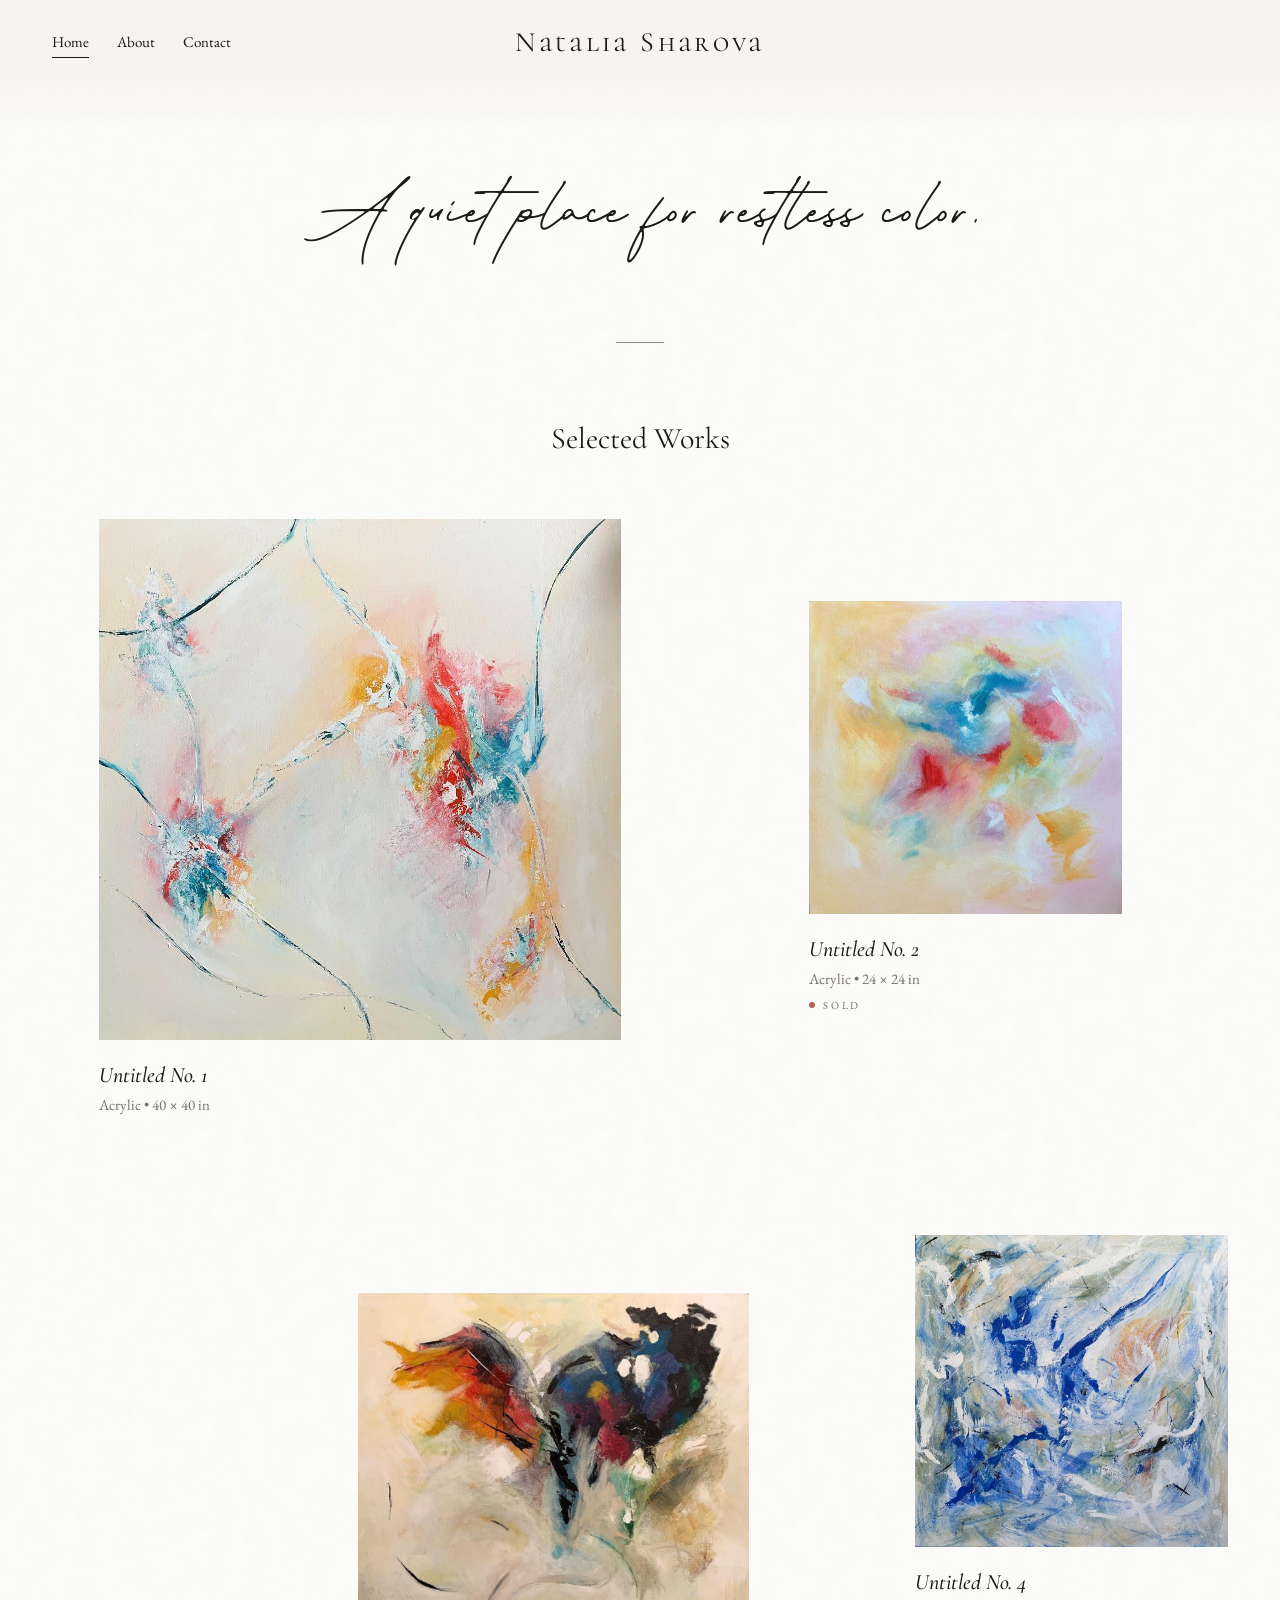
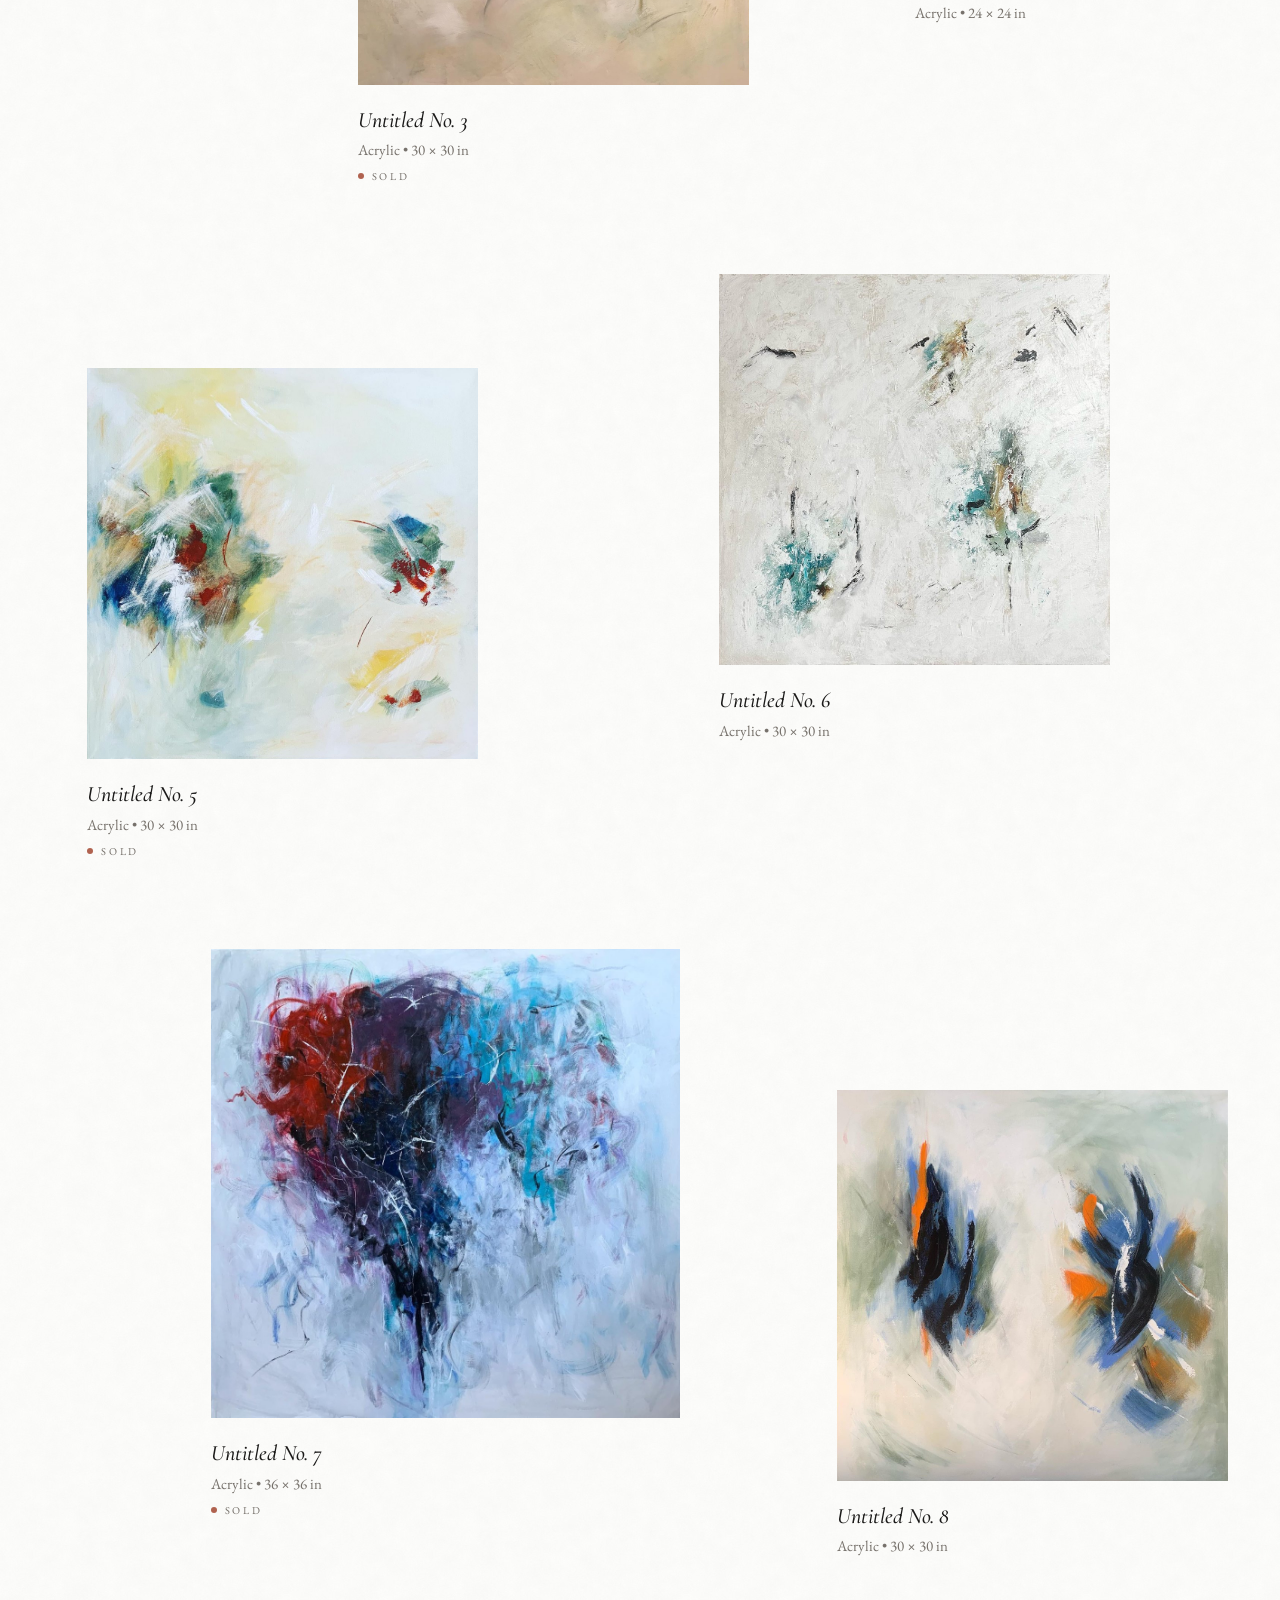
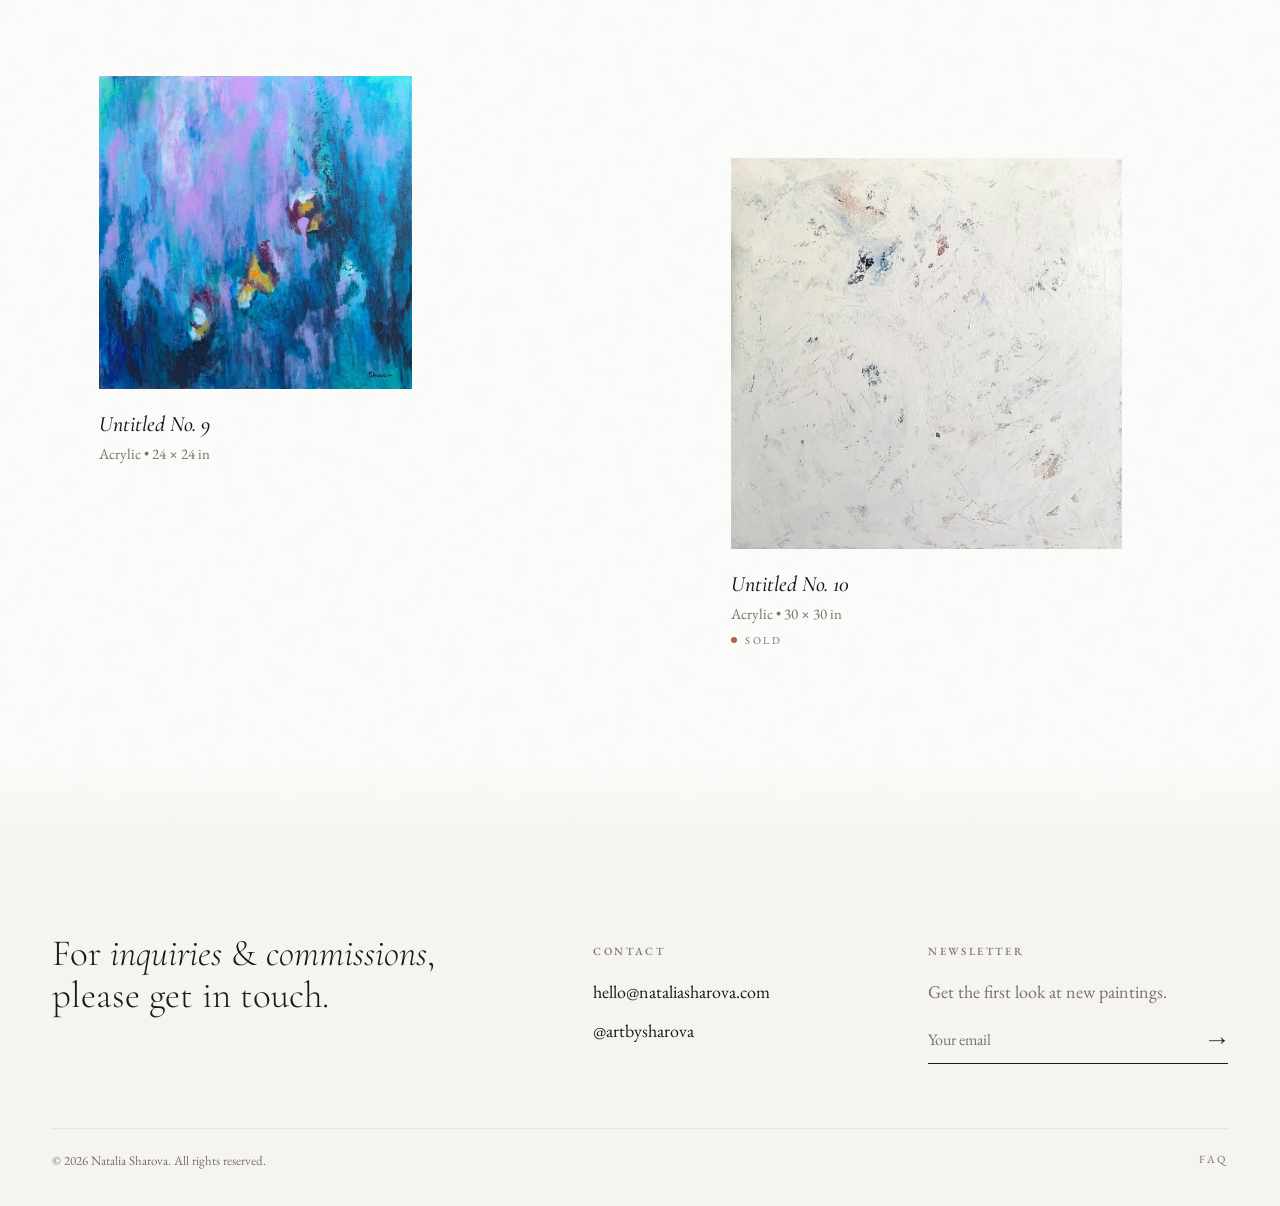
<file: index.html>
<!doctype html>
<html lang="en">
<head>
  <meta charset="utf-8">
  <meta name="viewport" content="width=device-width, initial-scale=1">
  <title>Natalia Sharova | Fine Artist</title>
  <meta name="description" content="Original paintings and fine art prints by Natalia Sharova.">
  <link rel="preconnect" href="https://fonts.googleapis.com">
  <link rel="preconnect" href="https://fonts.gstatic.com" crossorigin>
  <link href="https://fonts.googleapis.com/css2?family=Cormorant+Garamond:ital,wght@0,300;0,400;0,500;1,400&family=EB+Garamond:wght@400;500&family=Cormorant+Unicase:wght@400&display=swap" rel="stylesheet">
  <link rel="stylesheet" href="styles.css?v=20261119155146">
</head>
<body>

  <!-- HEADER -->
  <header class="site-header">
    <div class="wrap header-inner">
      <nav class="nav">
        <a href="index.html" aria-current="page">Home</a>
        <a href="about.html">About</a>
        <a href="#contact">Contact</a>
      </nav>
      <a class="logo" href="index.html">Natalia Sharova</a>
      <div class="header-right"></div>
    </div>
  </header>

  <main>
    <!-- WELCOME -->
    <section class="welcome wrap reveal">
      <h1 class="tagline writing"><span class="seg s1" data-text="A quiet place">A quiet place</span> <br class="phone-break"><span class="seg s2" data-text="for restless color.">for restless color.</span></h1>
    </section>

    <div class="divider"></div>

    <!-- SHOP -->
    <section class="shop wrap" id="shop">
      <h2 class="section-title reveal">Selected Works</h2>
      <div class="filters">
        <button class="active" data-filter="original">Originals</button>
        <button data-filter="print">Prints</button>
      </div>
      <div class="grid" id="grid"></div>
    </section>
  </main>

  <!-- FOOTER / CONTACT -->
  <footer class="site-footer" id="contact">
    <div class="wrap reveal">
      <div class="foot-grid">
        <h2 class="foot-lead"><span class="nowrap">For <em>inquiries</em> &amp; <em>commissions</em>,</span><br> please get in touch.</h2>
        <div class="foot-col">
          <h3>Contact</h3>
          <ul>
            <li><a href="mailto:hello@nataliasharova.com">hello@nataliasharova.com</a></li>
            <li><a href="https://www.instagram.com/artbysharova" target="_blank" rel="noopener">@artbysharova</a></li>
          </ul>
        </div>
        <div class="foot-col">
          <h3>Newsletter</h3>
          <p class="foot-note">Get the first look at new paintings.</p>
          <form class="signup" onsubmit="event.preventDefault(); this.innerHTML='<p class=&quot;foot-note&quot;>Thank you. You&rsquo;re on the list.</p>';">
            <input type="email" placeholder="Your email" required aria-label="Email address">
            <button type="submit" aria-label="Sign up">→</button>
          </form>
        </div>
      </div>
      <div class="foot-base">
        <p>© 2026 Natalia Sharova. All rights reserved.</p>
        <a href="faq.html">FAQ</a>
      </div>
    </div>
  </footer>

  <!-- DETAIL VIEW (filled in automatically when a painting is clicked) -->
  <div class="detail" id="detail" role="dialog" aria-modal="true">
    <button class="detail-close">Close</button>
    <div class="detail-inner"></div>
  </div>

  <script src="reveal.js?v=20261119155146"></script>
  <script src="artworks.js?v=20261119155146"></script>
  <script src="shop.js?v=20261119155146"></script>
</body>
</html>
</file>
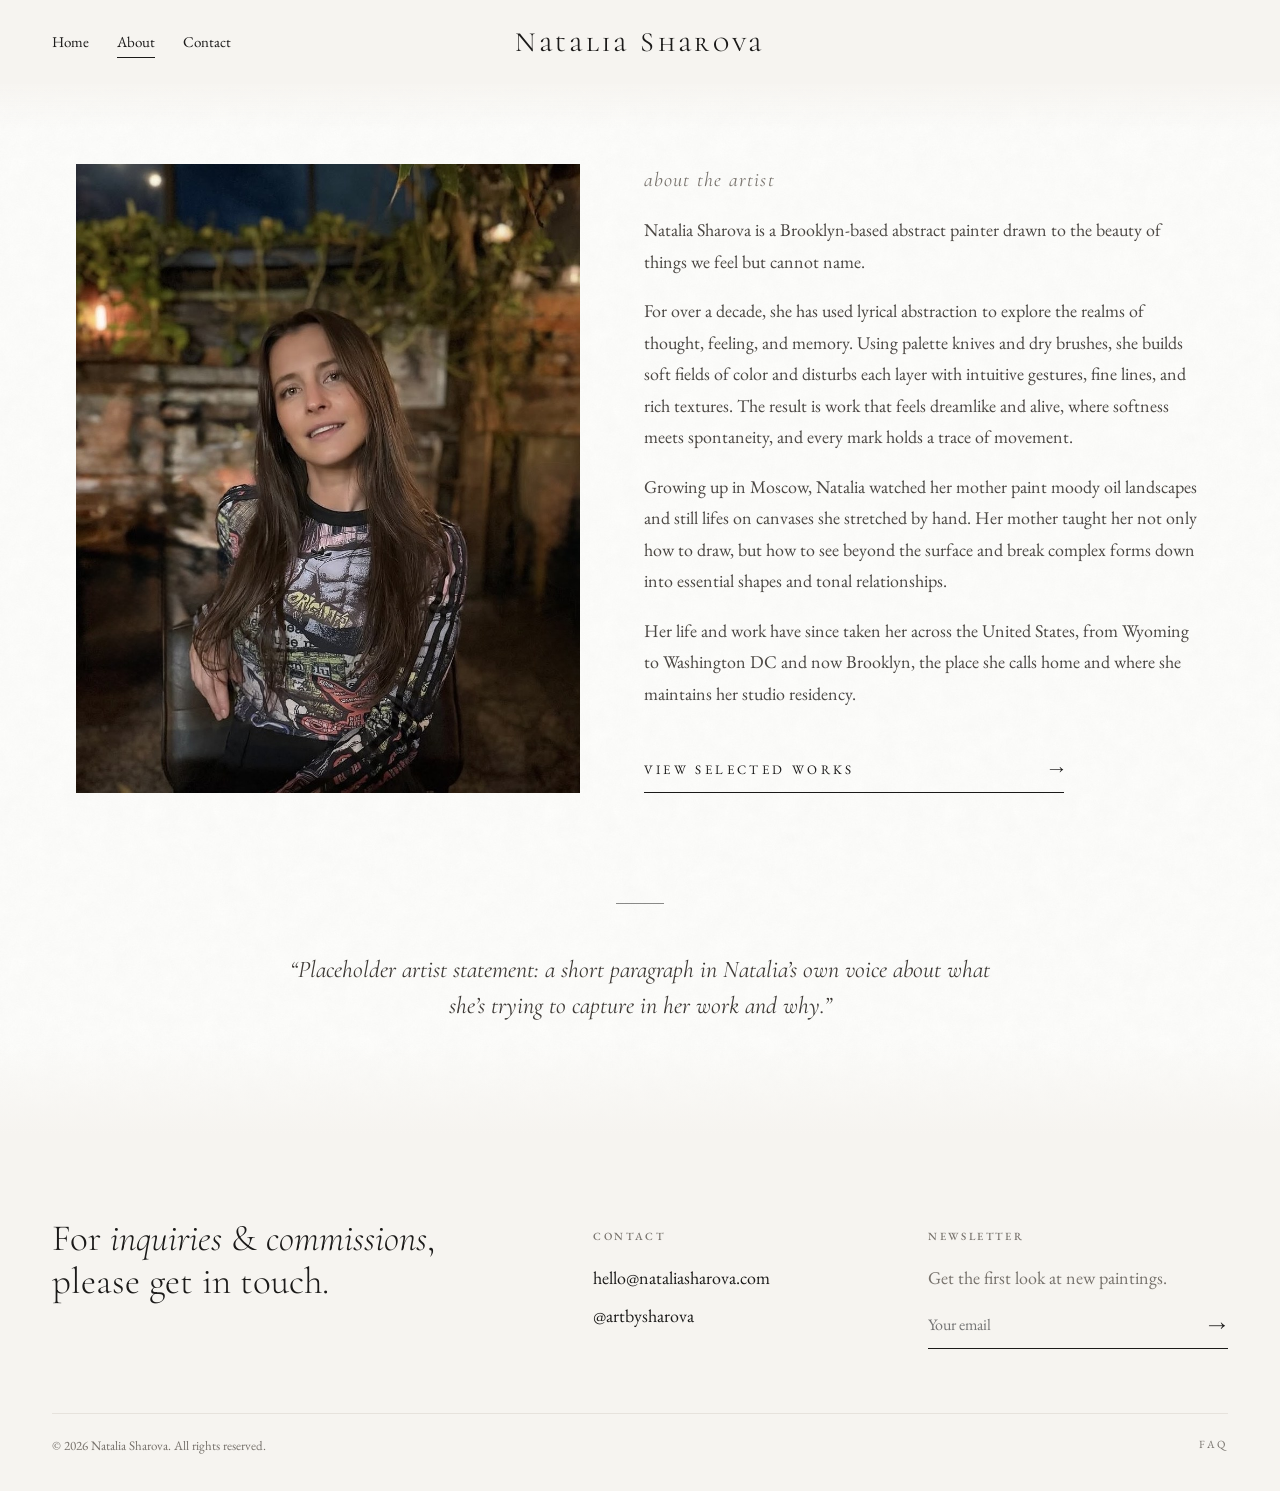
<file: about.html>
<!doctype html>
<html lang="en">
<head>
  <meta charset="utf-8">
  <meta name="viewport" content="width=device-width, initial-scale=1">
  <title>About | Natalia Sharova</title>
  <meta name="description" content="About the artist Natalia Sharova.">
  <link rel="preconnect" href="https://fonts.googleapis.com">
  <link rel="preconnect" href="https://fonts.gstatic.com" crossorigin>
  <link href="https://fonts.googleapis.com/css2?family=Cormorant+Garamond:ital,wght@0,300;0,400;0,500;1,400&family=EB+Garamond:wght@400;500&family=Cormorant+Unicase:wght@400&display=swap" rel="stylesheet">
  <link rel="stylesheet" href="styles.css?v=20261119155146">
</head>
<body>

  <header class="site-header">
    <div class="wrap header-inner">
      <nav class="nav">
        <a href="index.html">Home</a>
        <a href="about.html" aria-current="page">About</a>
        <a href="#contact">Contact</a>
      </nav>
      <a class="logo" href="index.html">Natalia Sharova</a>
      <div class="header-right"></div>
    </div>
  </header>

  <main class="wrap">
    <section class="about">
      <img class="reveal" src="images/portrait-natalia-final.jpg" alt="Portrait of Natalia Sharova">
      <div class="reveal about-bio" style="transition-delay:.15s">
        <div class="eyebrow">about the artist</div>
        <h1 class="visually-hidden">About Natalia Sharova</h1>
        <p>Natalia Sharova is a Brooklyn-based abstract painter drawn to the beauty of things we feel but cannot name.</p>
        <p>For over a decade, she has used lyrical abstraction to explore the realms of thought, feeling, and memory. Using palette knives and dry brushes, she builds soft fields of color and disturbs each layer with intuitive gestures, fine lines, and rich textures. The result is work that feels dreamlike and alive, where softness meets spontaneity, and every mark holds a trace of movement.</p>
        <p>Growing up in Moscow, Natalia watched her mother paint moody oil landscapes and still lifes on canvases she stretched by hand. Her mother taught her not only how to draw, but how to see beyond the surface and break complex forms down into essential shapes and tonal relationships.</p>
        <p>Her life and work have since taken her across the United States, from Wyoming to Washington DC and now Brooklyn, the place she calls home and where she maintains her studio residency.</p>
        <a class="ruled about-link" href="index.html#shop"><span class="label">View selected works</span><span class="arrow" aria-hidden="true">→</span></a>
      </div>
    </section>

    <section class="statement reveal">
      <div class="divider" style="margin-bottom:48px"></div>
      <p>“Placeholder artist statement: a short paragraph in Natalia’s own voice about what she’s trying to capture in her work and why.”</p>
    </section>
  </main>

  <footer class="site-footer" id="contact">
    <div class="wrap reveal">
      <div class="foot-grid">
        <h2 class="foot-lead"><span class="nowrap">For <em>inquiries</em> &amp; <em>commissions</em>,</span><br> please get in touch.</h2>
        <div class="foot-col">
          <h3>Contact</h3>
          <ul>
            <li><a href="mailto:hello@nataliasharova.com">hello@nataliasharova.com</a></li>
            <li><a href="https://www.instagram.com/artbysharova" target="_blank" rel="noopener">@artbysharova</a></li>
          </ul>
        </div>
        <div class="foot-col">
          <h3>Newsletter</h3>
          <p class="foot-note">Get the first look at new paintings.</p>
          <form class="signup" onsubmit="event.preventDefault(); this.innerHTML='<p class=&quot;foot-note&quot;>Thank you. You&rsquo;re on the list.</p>';">
            <input type="email" placeholder="Your email" required aria-label="Email address">
            <button type="submit" aria-label="Sign up">→</button>
          </form>
        </div>
      </div>
      <div class="foot-base">
        <p>© 2026 Natalia Sharova. All rights reserved.</p>
        <a href="faq.html">FAQ</a>
      </div>
    </div>
  </footer>

  <script>
    // Make the portrait exactly as tall as the bio next to it (re-measured whenever the bio's size changes).
    (function () {
      const bio = document.querySelector(".about-bio"), sec = document.querySelector(".about");
      if (!bio) return;
      const fit = () => sec.style.setProperty("--bio-h", bio.offsetHeight + "px");
      fit();                                    // right away
      addEventListener("load", fit);            // after fonts and images settle
      addEventListener("resize", fit);
      if (document.fonts) document.fonts.ready.then(fit);
      if ("ResizeObserver" in window) new ResizeObserver(fit).observe(bio);
    })();
  </script>
  <script src="reveal.js?v=20261119155146"></script>
</body>
</html>
</file>
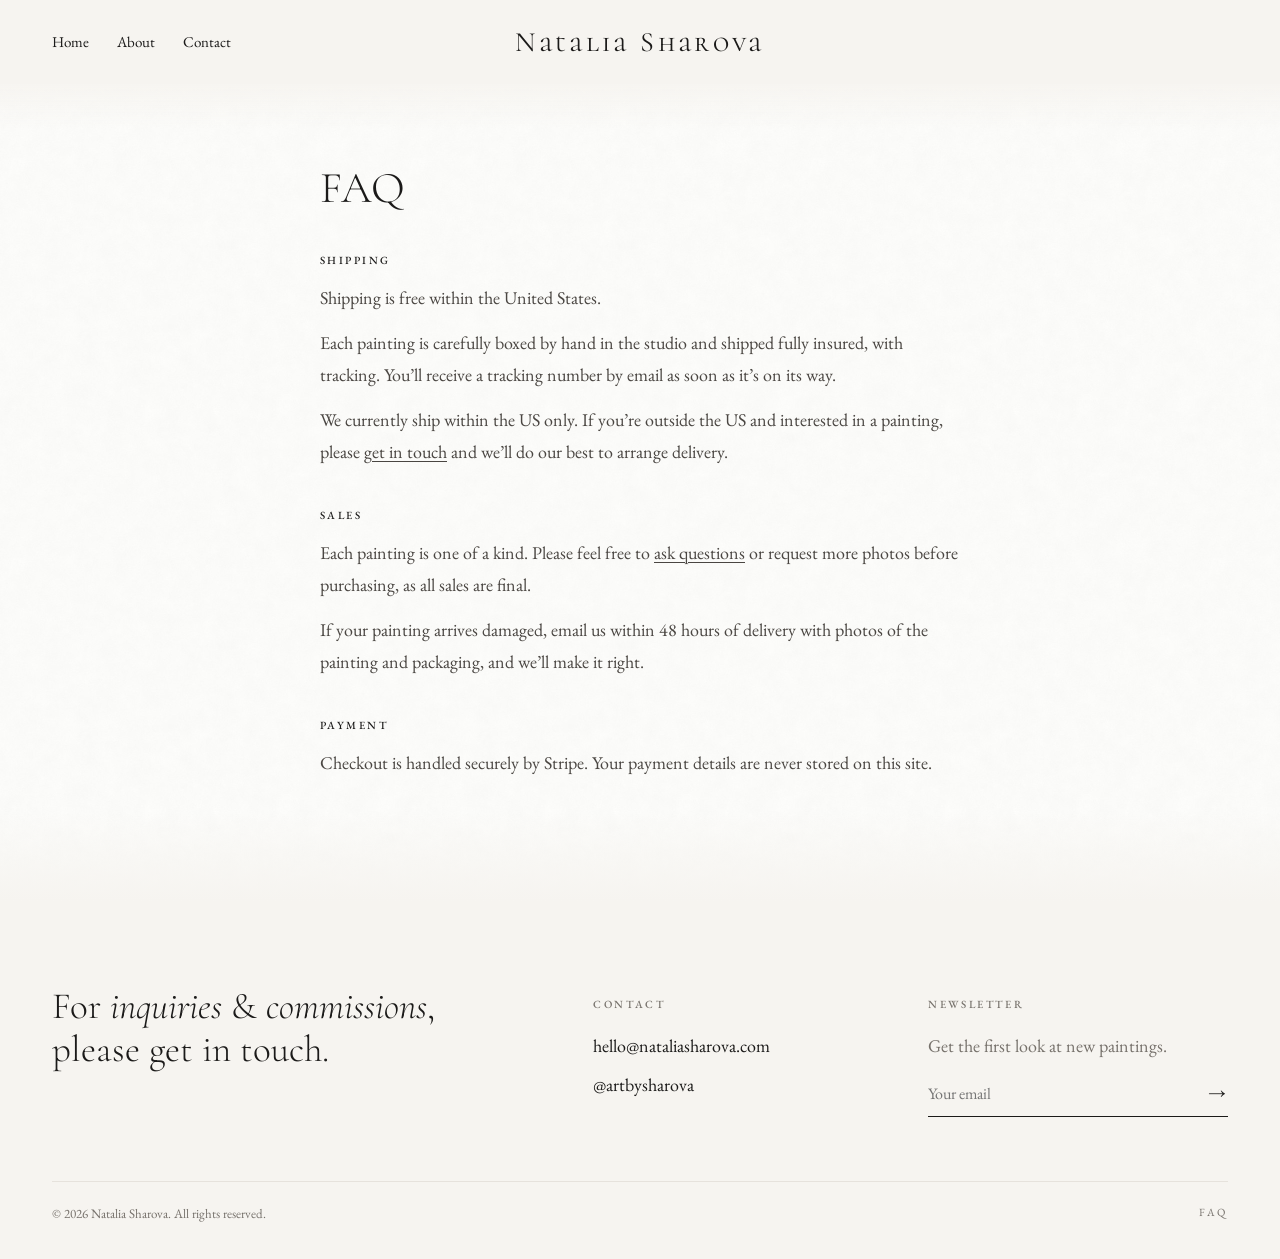
<file: faq.html>
<!doctype html>
<html lang="en">
<head>
  <meta charset="utf-8">
  <meta name="viewport" content="width=device-width, initial-scale=1">
  <title>FAQ | Natalia Sharova</title>
  <meta name="description" content="Frequently asked questions about original paintings by Natalia Sharova.">
  <link rel="preconnect" href="https://fonts.googleapis.com">
  <link rel="preconnect" href="https://fonts.gstatic.com" crossorigin>
  <link href="https://fonts.googleapis.com/css2?family=Cormorant+Garamond:ital,wght@0,300;0,400;0,500;1,400&family=EB+Garamond:wght@400;500&family=Cormorant+Unicase:wght@400&display=swap" rel="stylesheet">
  <link rel="stylesheet" href="styles.css?v=20261119155146">
</head>
<body>

  <header class="site-header">
    <div class="wrap header-inner">
      <nav class="nav">
        <a href="index.html">Home</a>
        <a href="about.html">About</a>
        <a href="#contact">Contact</a>
      </nav>
      <a class="logo" href="index.html">Natalia Sharova</a>
      <div class="header-right"></div>
    </div>
  </header>

  <main class="wrap">
    <section class="policy reveal">
      <h1>FAQ</h1>

      <h2>Shipping</h2>
      <p>Shipping is free within the United States.</p>
      <p>Each painting is carefully boxed by hand in the studio and shipped fully insured, with tracking. You’ll receive a tracking number by email as soon as it’s on its way.</p>
      <p>We currently ship within the US only. If you’re outside the US and interested in a painting, please <a href="#contact">get in touch</a> and we’ll do our best to arrange delivery.</p>

      <h2>Sales</h2>
      <p>Each painting is one of a kind. Please feel free to <a href="#contact">ask questions</a> or request more photos before purchasing, as all sales are final.</p>
      <p>If your painting arrives damaged, email us within 48 hours of delivery with photos of the painting and packaging, and we’ll make it right.</p>

      <h2>Payment</h2>
      <p>Checkout is handled securely by Stripe. Your payment details are never stored on this site.</p>
    </section>
  </main>

  <footer class="site-footer" id="contact">
    <div class="wrap reveal">
      <div class="foot-grid">
        <h2 class="foot-lead"><span class="nowrap">For <em>inquiries</em> &amp; <em>commissions</em>,</span><br> please get in touch.</h2>
        <div class="foot-col">
          <h3>Contact</h3>
          <ul>
            <li><a href="mailto:hello@nataliasharova.com">hello@nataliasharova.com</a></li>
            <li><a href="https://www.instagram.com/artbysharova" target="_blank" rel="noopener">@artbysharova</a></li>
          </ul>
        </div>
        <div class="foot-col">
          <h3>Newsletter</h3>
          <p class="foot-note">Get the first look at new paintings.</p>
          <form class="signup" onsubmit="event.preventDefault(); this.innerHTML='<p class=&quot;foot-note&quot;>Thank you. You&rsquo;re on the list.</p>';">
            <input type="email" placeholder="Your email" required aria-label="Email address">
            <button type="submit" aria-label="Sign up">→</button>
          </form>
        </div>
      </div>
      <div class="foot-base">
        <p>© 2026 Natalia Sharova. All rights reserved.</p>
        <a href="faq.html">FAQ</a>
      </div>
    </div>
  </footer>

  <script src="reveal.js?v=20261119155146"></script>
</body>
</html>
</file>
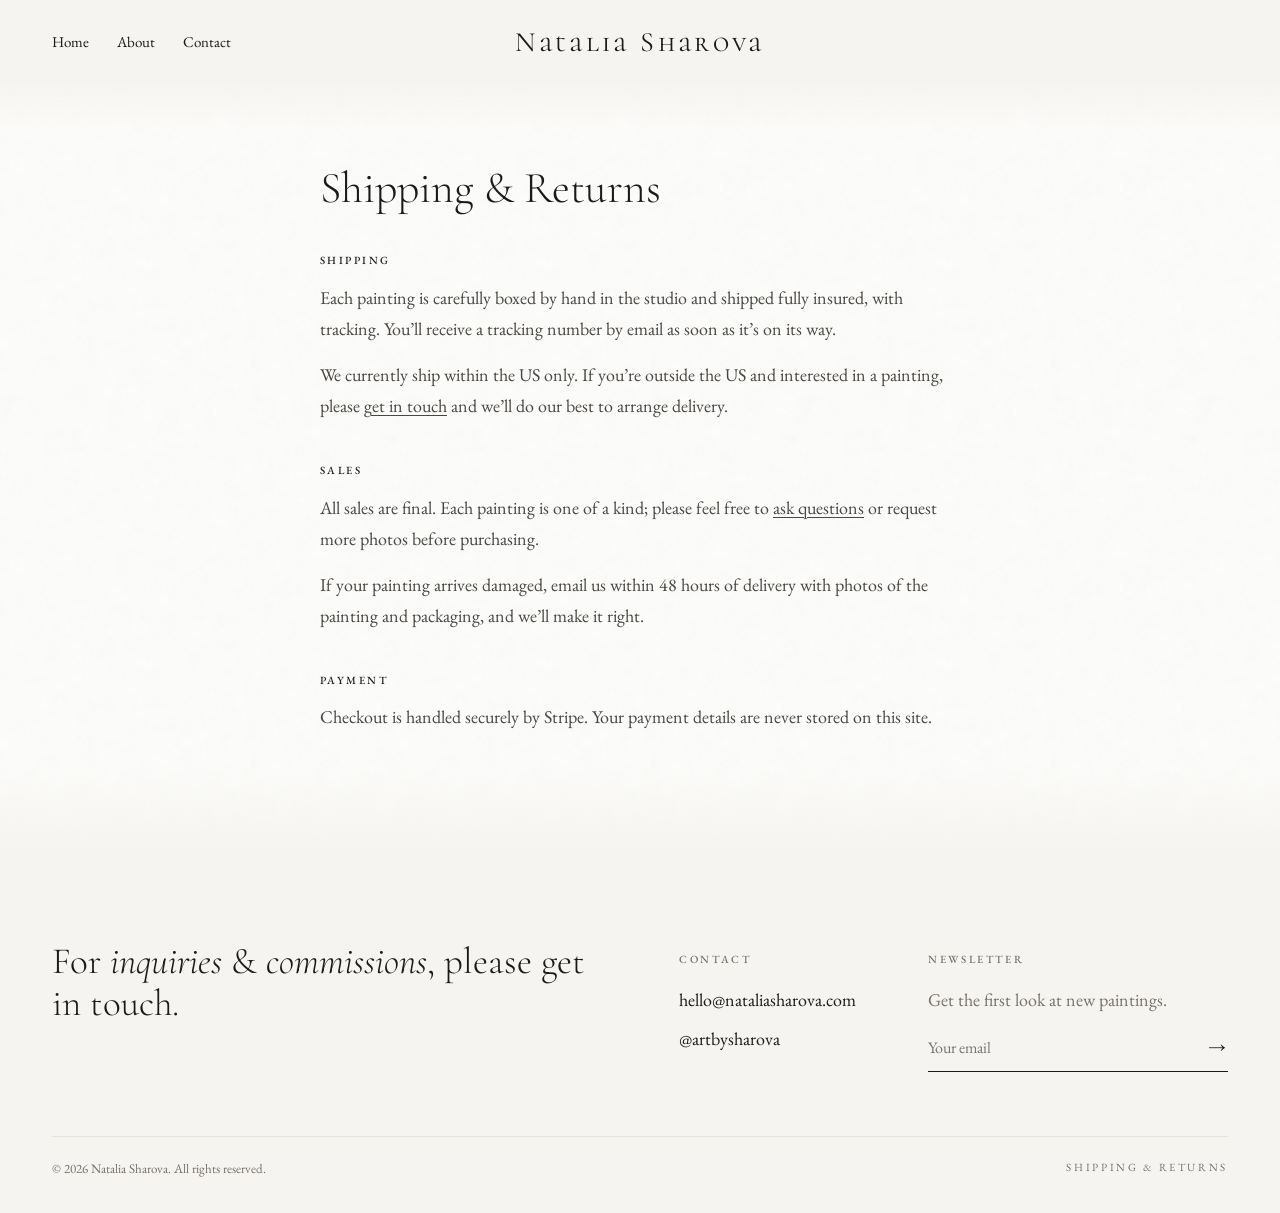
<file: shipping.html>
<!doctype html>
<html lang="en">
<head>
  <meta charset="utf-8">
  <meta name="viewport" content="width=device-width, initial-scale=1">
  <title>Shipping & Returns | Natalia Sharova</title>
  <meta name="description" content="Shipping and returns for original paintings by Natalia Sharova.">
  <link rel="preconnect" href="https://fonts.googleapis.com">
  <link rel="preconnect" href="https://fonts.gstatic.com" crossorigin>
  <link href="https://fonts.googleapis.com/css2?family=Cormorant+Garamond:ital,wght@0,300;0,400;0,500;1,400&family=EB+Garamond:wght@400;500&family=Cormorant+Unicase:wght@400&display=swap" rel="stylesheet">
  <link rel="stylesheet" href="styles.css?v=20261117172336">
</head>
<body>

  <header class="site-header">
    <div class="wrap header-inner">
      <nav class="nav">
        <a href="index.html">Home</a>
        <a href="about.html">About</a>
        <a href="#contact">Contact</a>
      </nav>
      <a class="logo" href="index.html">Natalia Sharova</a>
      <div class="header-right"></div>
    </div>
  </header>

  <main class="wrap">
    <section class="policy reveal">
      <h1>Shipping &amp; Returns</h1>

      <h2>Shipping</h2>
      <p>Each painting is carefully boxed by hand in the studio and shipped fully insured, with tracking. You’ll receive a tracking number by email as soon as it’s on its way.</p>
      <p>We currently ship within the US only. If you’re outside the US and interested in a painting, please <a href="#contact">get in touch</a> and we’ll do our best to arrange delivery.</p>

      <h2>Sales</h2>
      <p>All sales are final. Each painting is one of a kind; please feel free to <a href="#contact">ask questions</a> or request more photos before purchasing.</p>
      <p>If your painting arrives damaged, email us within 48 hours of delivery with photos of the painting and packaging, and we’ll make it right.</p>

      <h2>Payment</h2>
      <p>Checkout is handled securely by Stripe. Your payment details are never stored on this site.</p>
    </section>
  </main>

  <footer class="site-footer" id="contact">
    <div class="wrap reveal">
      <div class="foot-grid">
        <h2 class="foot-lead">For <em>inquiries</em> &amp; <em>commissions</em>, please get in touch.</h2>
        <div class="foot-col">
          <h3>Contact</h3>
          <ul>
            <li><a href="mailto:hello@nataliasharova.com">hello@nataliasharova.com</a></li>
            <li><a href="https://www.instagram.com/artbysharova" target="_blank" rel="noopener">@artbysharova</a></li>
          </ul>
        </div>
        <div class="foot-col">
          <h3>Newsletter</h3>
          <p class="foot-note">Get the first look at new paintings.</p>
          <form class="signup" onsubmit="event.preventDefault(); this.innerHTML='<p class=&quot;foot-note&quot;>Thank you. You&rsquo;re on the list.</p>';">
            <input type="email" placeholder="Your email" required aria-label="Email address">
            <button type="submit" aria-label="Sign up">→</button>
          </form>
        </div>
      </div>
      <div class="foot-base">
        <p>© 2026 Natalia Sharova. All rights reserved.</p>
        <a href="shipping.html">Shipping &amp; Returns</a>
      </div>
    </div>
  </footer>

  <script src="reveal.js?v=20261117172336"></script>
</body>
</html>
</file>
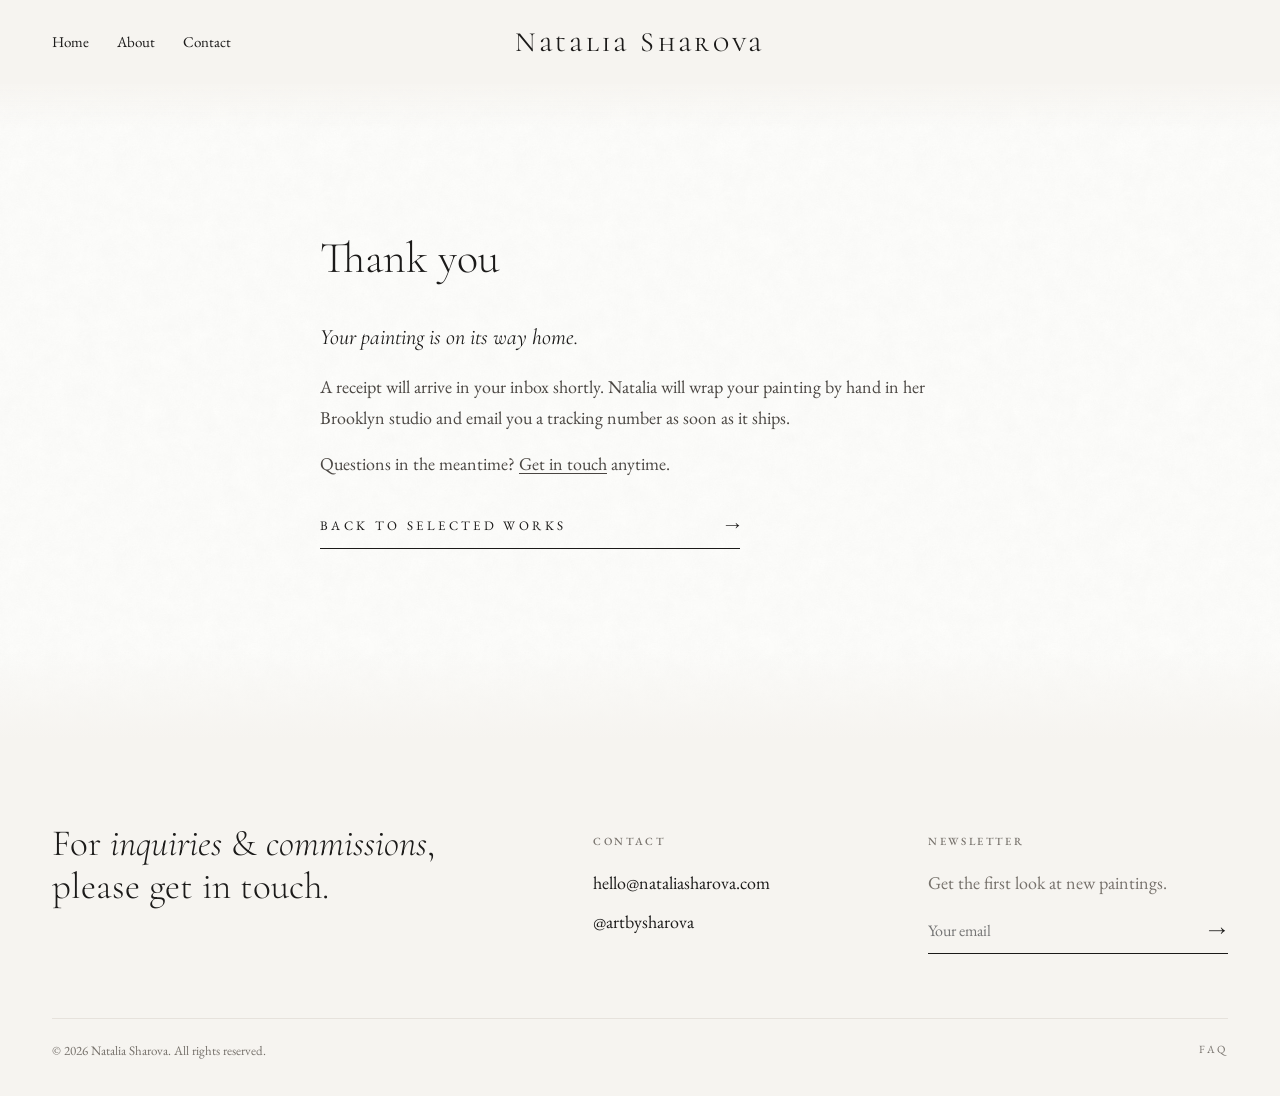
<file: thank-you.html>
<!doctype html>
<html lang="en">
<head>
  <meta charset="utf-8">
  <meta name="viewport" content="width=device-width, initial-scale=1">
  <title>Thank You | Natalia Sharova</title>
  <meta name="robots" content="noindex">
  <meta name="description" content="Thank you for your purchase.">
  <link rel="preconnect" href="https://fonts.googleapis.com">
  <link rel="preconnect" href="https://fonts.gstatic.com" crossorigin>
  <link href="https://fonts.googleapis.com/css2?family=Cormorant+Garamond:ital,wght@0,300;0,400;0,500;1,400&family=EB+Garamond:wght@400;500&family=Cormorant+Unicase:wght@400&display=swap" rel="stylesheet">
  <link rel="stylesheet" href="styles.css?v=20261119155146">
</head>
<body>

  <header class="site-header">
    <div class="wrap header-inner">
      <nav class="nav">
        <a href="index.html">Home</a>
        <a href="about.html">About</a>
        <a href="#contact">Contact</a>
      </nav>
      <a class="logo" href="index.html">Natalia Sharova</a>
      <div class="header-right"></div>
    </div>
  </header>

  <main class="wrap">
    <section class="policy thanks reveal">
      <h1>Thank you</h1>
      <p class="lead-in">Your painting is on its way home.</p>
      <p>A receipt will arrive in your inbox shortly. Natalia will wrap your painting by hand in her Brooklyn studio and email you a tracking number as soon as it ships.</p>
      <p>Questions in the meantime? <a href="#contact">Get in touch</a> anytime.</p>
      <a class="ruled policy-link" href="index.html#shop"><span class="label">Back to selected works</span><span class="arrow" aria-hidden="true">→</span></a>
    </section>
  </main>

  <footer class="site-footer" id="contact">
    <div class="wrap reveal">
      <div class="foot-grid">
        <h2 class="foot-lead"><span class="nowrap">For <em>inquiries</em> &amp; <em>commissions</em>,</span><br> please get in touch.</h2>
        <div class="foot-col">
          <h3>Contact</h3>
          <ul>
            <li><a href="mailto:hello@nataliasharova.com">hello@nataliasharova.com</a></li>
            <li><a href="https://www.instagram.com/artbysharova" target="_blank" rel="noopener">@artbysharova</a></li>
          </ul>
        </div>
        <div class="foot-col">
          <h3>Newsletter</h3>
          <p class="foot-note">Get the first look at new paintings.</p>
          <form class="signup" onsubmit="event.preventDefault(); this.innerHTML='<p class=&quot;foot-note&quot;>Thank you. You&rsquo;re on the list.</p>';">
            <input type="email" placeholder="Your email" required aria-label="Email address">
            <button type="submit" aria-label="Sign up">→</button>
          </form>
        </div>
      </div>
      <div class="foot-base">
        <p>© 2026 Natalia Sharova. All rights reserved.</p>
        <a href="faq.html">FAQ</a>
      </div>
    </div>
  </footer>

  <script src="reveal.js?v=20261119155146"></script>
</body>
</html>
</file>
<file: styles.css>
/* ---------- Colors & fonts (change these to restyle the whole site) ---------- */
:root {
  --paper: #ffffff;
  --ink: #1b1a19;
  --muted: #76716b;
  --line: #e6e2dc;
  --soft: #f6f4f0;
  --display: "Cormorant Garamond", Georgia, serif;
  --body: "EB Garamond", Georgia, serif;
}

* { box-sizing: border-box; margin: 0; padding: 0; }
html { scroll-behavior: smooth; }
body {
  /* very subtle stone/paper texture over the white (images/paper-texture.jpg; 800px tile shown at 400px for sharpness) */
  background: var(--paper) url("images/paper-texture.jpg?v=3") repeat;
  background-size: 400px 400px;
  color: var(--ink);
  font-family: var(--body);
  font-size: 18px;
  line-height: 1.6;
  -webkit-font-smoothing: antialiased;
}
img { display: block; max-width: 100%; }
a { color: inherit; text-decoration: none; }
button { font: inherit; color: inherit; background: none; border: 0; cursor: pointer; }

.wrap { max-width: 1240px; margin: 0 auto; padding: 0 clamp(16px, calc(4vw - 8px), 32px); }   /* side margins narrow gradually */

/* ---------- Fade-in on scroll ---------- */
.js-reveal .reveal { opacity: 0; transform: translateY(24px); transition: opacity 1s ease, transform 1s ease; }
.js-reveal .reveal.is-visible { opacity: 1; transform: none; }
@media (prefers-reduced-motion: reduce) { .js-reveal .reveal { transform: none; } }

/* ---------- Tagline font (Paragraph, a handwritten script; file in /fonts) ---------- */
@font-face { font-family: "Paragraph"; src: url("fonts/Paragraph.otf") format("opentype"); font-display: swap; }

/* ---------- Header ---------- */
.site-header {
  position: sticky; top: 0; z-index: 20;
  background: rgba(246,244,240,.94); /* same as footer (--soft), slightly see-through */
  backdrop-filter: blur(6px);
}
/* soft fade from the header color into the white page below it */
.site-header::after {
  content: ""; position: absolute; left: 0; right: 0; top: 100%; height: 44px;
  background: linear-gradient(to bottom, rgba(246,244,240,.94), rgba(246,244,240,0));
  pointer-events: none;
}
.header-inner {
  display: grid; grid-template-columns: 1fr auto 1fr; align-items: center;
  height: 84px;
}
.nav { display: flex; gap: 28px; font-size: 15px; }
.nav a { position: relative; padding: 4px 0; }
.nav a::after {
  content: ""; position: absolute; left: 0; right: 0; bottom: 0; height: 1px;
  background: var(--ink); transform: scaleX(0); transition: transform .3s;
}
.nav a:hover::after, .nav a[aria-current="page"]::after { transform: scaleX(1); }
.logo {
  font-family: "Cormorant Unicase", var(--display); font-weight: 400; font-size: 28px;
  letter-spacing: .12em; text-align: center;
}
.header-right { display: flex; justify-content: flex-end; gap: 18px; }
.icon { width: 18px; height: 18px; }

/* ---------- Welcome ---------- */
.welcome { text-align: center; padding-top: 88px; padding-bottom: 72px; }
.eyebrow {
  font-family: var(--display); font-style: italic; font-size: 20px;
  color: var(--muted); letter-spacing: .06em;
}
.welcome h1 {
  font-family: var(--display); font-weight: 300; font-size: clamp(34px, 5vw, 56px);
  line-height: 1.15; margin: 0 auto 18px; max-width: 18ch;
}
/* handwritten tagline: one line on computers, breaks after "place" on phones */
.welcome h1.tagline {
  font-family: "Paragraph", var(--display); font-weight: 400;
  font-size: clamp(75px, calc(6.96vw + 47.8px), 130px);   /* scales smoothly: 130px desktop → ~105px tablet → 75px phone */
  line-height: .75; max-width: none; margin-bottom: 0;
}
.phone-break { display: none; }

/* Tagline "being written": it starts as faint grey script, then black ink sweeps across it left to right
   at one steady pace, fully written 1.6s after the page loads (each half sweeps in .654s). */
@property --ink-edge { syntax: "<percentage>"; inherits: false; initial-value: 0%; }   /* separate name: --ink is the site's near-black color */
.tagline.writing .seg { position: relative; display: inline-block; color: rgba(27, 26, 25, .16);
  padding: .35em .25em; margin: -.35em -.25em; }        /* padding keeps the script's flourishes inside the ink layer */
.tagline.writing .seg::after {
  content: attr(data-text); position: absolute; inset: 0; padding: inherit; color: #1b1a19;
  -webkit-mask-image: linear-gradient(90deg, #000 calc(var(--ink-edge) - 6%), transparent var(--ink-edge));
          mask-image: linear-gradient(90deg, #000 calc(var(--ink-edge) - 6%), transparent var(--ink-edge));
  animation: write .654s linear .4s forwards;
}
.tagline.writing .s2::after { animation-delay: .947s; }  /* starts as the first half's ink reaches it (.4s + .654s × 88.6/106), so the edge flows straight through */
@keyframes write { from { --ink-edge: 0%; } to { --ink-edge: 106%; } }
@media (prefers-reduced-motion: reduce) {                /* no animation: show it already written */
  .tagline.writing .seg::after { animation: none; -webkit-mask-image: none; mask-image: none; }
}
@media (max-width: 600px) { .phone-break { display: inline; } }   /* phones: two lines */

.welcome p { max-width: 560px; margin: 0 auto 34px; color: #4a4642; }

.btn {
  display: inline-block; background: var(--ink); color: #fff;
  padding: 13px 34px; font-size: 16px; letter-spacing: .04em;
  transition: background .25s;
}
.btn:hover { background: #3a3733; }
.btn.outline { background: transparent; color: var(--ink); border: 1px solid var(--ink); }
.btn.outline:hover { background: var(--ink); color: #fff; }
.btn[aria-disabled="true"] { background: #bdb8b1; pointer-events: none; }

.divider { width: 48px; height: 1px; background: var(--ink); margin: 0 auto; opacity: .5; }

/* ---------- Shop ---------- */
.shop { padding-top: 72px; padding-bottom: 110px; scroll-margin-top: 20px; }
.section-title {
  font-family: var(--display); font-weight: 400; font-size: clamp(24px, calc(2.14vw + 13.7px), 30px); text-align: center;
}
.filters { display: flex; justify-content: center; gap: 28px; margin-top: 18px; font-size: 16px; color: var(--muted); }
.filters button { padding: 4px 0; border-bottom: 1px solid transparent; }
.filters button.active { color: var(--ink); border-color: var(--ink); }

.grid { display: grid; grid-template-columns: repeat(3, 1fr); gap: 56px 40px; margin-top: 56px; }
/* Staggered layout (used when LAYOUT = "staggered" in artworks.js) */
.stagger { margin-top: 56px; }
.srow { display: flex; align-items: flex-start; margin-bottom: clamp(48px, 7vw, 110px); }
.srow .card { flex: none; width: calc(var(--in) / 40 * clamp(44%, calc(44% + (1300px - 100vw) * .21), 50%)); }
.srow .card:last-child:not(:first-child) { margin-left: auto; }
@media (max-width: 760px) {                             /* phones: one column, alternating left and right */
  .srow { flex-direction: column; margin-bottom: 0; }
  .srow .card { width: calc(var(--in) / 40 * 86%); margin: 0 0 56px 0 !important; }
  .srow .card.alt { align-self: flex-end; }
}

.card { text-align: left; cursor: pointer; }
.card-media { position: relative; aspect-ratio: 1 / 1; overflow: hidden; background: var(--soft); }
.card-media img {
  position: absolute; inset: 0; width: 100%; height: 100%; object-fit: cover;
  transition: opacity .7s ease;
}
.card-media .room { opacity: 0; }
@media (hover: hover) {
  .card:hover .card-media .room { opacity: 1; }
}
.tag {
  position: absolute; top: 14px; left: 14px; z-index: 2;
  background: rgba(255,255,255,.55); backdrop-filter: blur(4px); color: rgba(27,26,25,.8); font-size: 13px; letter-spacing: .08em; text-transform: uppercase;
  padding: 3px 10px;
}
.card h3 { font-family: var(--display); font-style: italic; font-weight: 500; font-size: 22px; margin-top: 18px; }
.card .meta { font-size: 15px; color: var(--muted); }
.card .price { font-size: 16px; margin-top: 2px; }
.card.sold .price { color: var(--muted); }
/* On computers, the price only appears while the mouse is over the painting (its space stays reserved so nothing jumps).
   Phones and tablets can't hover, so there it stays visible. */
@media (hover: hover) {
  /* quick fade-out in place: it only moves back up after it's fully invisible, ready for the next slide-in */
  .card .price { opacity: 0; transform: translateY(-12px); transition: opacity .4s ease, transform 0s linear .4s; }
  .card:hover .price, .card:focus-visible .price {                                    /* slow fade-in, sliding down */
    opacity: 1; transform: none; transition: opacity 1s ease, transform 1s ease;
  }
}

/* ---------- Detail view (opens when a painting is clicked) ---------- */
.detail {
  position: fixed; inset: 0; z-index: 50; background: var(--paper) url("images/paper-texture.jpg?v=3") repeat; background-size: 400px 400px;
  overflow-y: auto; opacity: 0; visibility: hidden; transition: opacity .35s, visibility .35s;
}
.detail.open { opacity: 1; visibility: visible; }
.detail-close {
  position: fixed; top: 22px; right: 28px; font-size: 16px; z-index: 2;
  letter-spacing: .04em; padding: 6px 0; border-bottom: 1px solid var(--ink);
}
.detail-inner { container-type: inline-size; 
  display: grid; grid-template-columns: 1.25fr 1fr; gap: 64px; align-items: start;
  max-width: 1240px; margin: 0 auto; padding: 84px 32px 80px;
}
.detail-main { aspect-ratio: 1 / 1; background: var(--soft); overflow: hidden; touch-action: pan-y; }
/* mouse zoom eases in slowly and glides after the pointer; fingers move it directly (no lag) */
.detail-main img { width: 100%; height: 100%; object-fit: cover;
  transition: transform .8s cubic-bezier(.22, .61, .36, 1), transform-origin .45s ease-out; }
.detail-main.zoomed { touch-action: none; }                       /* while zoomed, a finger drag looks around the painting */
.detail-main.touching img { transition: none; }
@media (hover: hover) and (pointer: fine) { .detail-main { cursor: zoom-in; } }
.thumbs { display: flex; gap: 12px; margin-top: 12px; }
.thumbs button { width: 96px; aspect-ratio: 1 / 1; opacity: .5; transition: opacity .2s; outline-offset: 2px; }
.thumbs button.active, .thumbs button:hover { opacity: 1; }
.thumbs img { width: 100%; height: 100%; object-fit: cover; }
.detail-info { position: sticky; top: 84px; }
.detail-info h2 { font-family: var(--display); font-style: italic; font-weight: 400; font-size: clamp(26px, 3.06cqw, 36px); line-height: 1.1; }
.detail-info .kind { font-family: var(--display); font-style: italic; color: var(--muted); font-size: clamp(15px, 1.62cqw, 19px); margin-top: 6px; margin-bottom: 22px; }
/* detail view text scales with the detail view itself (cqw = % of its width), keeping the proportions to the painting you see at full width */
/* gallery-style status line: ● AVAILABLE / ● SOLD (detail view, and ● SOLD under sold paintings in the grid) */
.status { letter-spacing: .26em; text-transform: uppercase; color: var(--muted); }
.status .dot { display: inline-block; width: 7px; height: 7px; border-radius: 50%; background: #7e9a6f; margin-right: 9px; vertical-align: 1px; }
.status.sold .dot { background: #b0624f; }
.detail-info .status { font-size: clamp(10.5px, 1.02cqw, 12px); margin-bottom: 8px; }
.card .status { font-size: 10.5px; margin-top: 6px; }
.card .status .dot { width: 6px; height: 6px; margin-right: 8px; }
.detail-info .status + .price { margin-top: 0; }
.detail-info .status.sold { margin-bottom: 26px; }
.detail-info .price { font-size: clamp(17px, 1.87cqw, 22px); margin: 22px 0; }
.detail-info dl { display: grid; grid-template-columns: auto 1fr; gap: 6px 22px; font-size: 16px; border-top: 1px solid var(--line); padding-top: 20px; margin-bottom: 22px; }
.detail-info dt { color: var(--muted); }
.detail-info .desc { color: #4a4642; margin-bottom: 30px; }
.sizes { display: flex; flex-wrap: wrap; gap: 10px; margin-bottom: 26px; }
.sizes button { border: 1px solid var(--line); padding: 8px 16px; font-size: 15px; }
.sizes button.active { border-color: var(--ink); }
/* the inquire/purchase link: spaced capitals on a full-width hairline, arrow glides right on hover */
.ruled { display: flex; justify-content: space-between; align-items: baseline; width: 100%;
  font-size: clamp(11px, 1.1cqw, 13px); letter-spacing: .26em; text-transform: uppercase; color: var(--ink);
  padding: 4px 0 11px; border-bottom: 1px solid var(--ink); }
.ruled .arrow { display: inline-block; letter-spacing: 0; font-size: 15px; transition: transform .45s cubic-bezier(.22, .61, .36, 1); }
.ruled:hover .arrow, .ruled:focus-visible .arrow { transform: translateX(8px); }
.small-note { font-size: 14px; color: var(--muted); margin-top: 12px; }

/* ---------- Footer / contact ---------- */
.site-footer { position: relative; background: var(--soft); padding: 90px 0 36px; text-align: center; }
/* soft fade from the white page into the footer color */
.site-footer::before {
  content: ""; position: absolute; left: 0; right: 0; bottom: 100%; height: 90px;
  background: linear-gradient(to bottom, rgba(246,244,240,0), var(--soft));
  pointer-events: none;
}
/* Footer: gallery columns */
.site-footer { text-align: left; padding: 84px 0 34px; }
.foot-grid { display: grid; grid-template-columns: auto 1fr auto; gap: 72px; padding-bottom: 64px; }
.foot-lead { font-family: var(--display); font-weight: 300; font-size: clamp(30px, 2.9vw, 40px); line-height: 1.15; }
.foot-lead .nowrap { white-space: nowrap; }

.foot-col:nth-child(2) { justify-self: center; }
.foot-col:last-child { width: 300px; }
.foot-lead em { font-style: italic; }
.foot-col h3 { font-size: 11px; letter-spacing: .24em; text-transform: uppercase; font-weight: 500; color: var(--muted); margin: 10px 0 18px; }
.foot-col ul { list-style: none; padding: 0; }
.foot-col li { margin-bottom: 10px; }
.foot-col a { color: inherit; text-decoration: none; border-bottom: 1px solid transparent; transition: border-color .2s; }
.foot-col a:hover { border-bottom-color: currentColor; }
.foot-note { color: var(--muted); margin-bottom: 10px; }
.signup { display: flex; max-width: 340px; border-bottom: 1px solid var(--ink); }
.signup input { flex: 1; border: 0; background: transparent; font: inherit; font-size: 16px; padding: 10px 0; min-width: 0; color: var(--ink); }
.signup input:focus { outline: none; }
.signup button { background: none; border: 0; color: var(--ink); font-size: 18px; padding: 0 2px 0 14px; cursor: pointer; transition: transform .25s; }
.signup button:hover { transform: translateX(4px); }
.foot-base { border-top: 1px solid var(--line); padding-top: 22px; display: flex; justify-content: space-between; align-items: flex-start; font-size: 13px; color: var(--muted); line-height: 1.6; }
.foot-base a { color: inherit; text-decoration: none; font-size: 11px; letter-spacing: .24em; text-transform: uppercase; }
.foot-base a:hover { color: var(--ink); }
@media (max-width: 1040px) {
  .foot-grid { grid-template-columns: 1fr 1fr; gap: 40px; }
  .foot-col:nth-child(2) { justify-self: start; }
  .foot-col:last-child { width: auto; }
  .foot-lead { grid-column: 1 / -1; }
}
@media (max-width: 560px) {
  .foot-grid { grid-template-columns: 1fr; gap: 34px; padding-bottom: 48px; }
  .foot-base { flex-direction: column; gap: 14px; }
}

/* ---------- About page ---------- */
/* portrait sized to exactly the height of the bio beside it (height set by a small script in about.html) */
.about { display: grid; grid-template-columns: auto minmax(0, 560px); justify-content: center; gap: 64px; align-items: center; padding-top: 80px; padding-bottom: 110px; }
.about img { aspect-ratio: 4/5; object-fit: cover; width: auto; height: var(--bio-h, 340px); }
.about-bio > :last-child { margin-bottom: 0; }
.about h1 { font-family: var(--display); font-weight: 300; font-size: 52px; line-height: 1.1; margin: 10px 0 24px; }
.about p { color: #4a4642; margin-bottom: 18px; line-height: 1.75; }
.about-link { max-width: 420px; margin-top: 44px; }
.statement { max-width: 720px; margin: 0 auto; padding-bottom: 110px; text-align: center; }
.statement h2 { font-family: var(--display); font-weight: 400; font-size: 34px; margin-bottom: 18px; }
.statement p { font-family: var(--display); font-style: italic; font-size: 24px; line-height: 1.5; color: #3d3935; }

/* ---------- Smaller screens ---------- */
@media (max-width: 900px) {
  .grid { grid-template-columns: repeat(2, 1fr); gap: 44px 20px; }
  .about { gap: 40px; }        /* tablets keep the portrait beside the bio */
  .detail-inner { gap: 36px; }   /* tablets keep the desktop side-by-side detail view, just a tighter gap */
}
@media (max-width: 760px) {      /* phones: detail view stacks (photo above the details) */
  .about { grid-template-columns: 1fr; gap: 36px; }   /* phones: portrait above the bio, full width */
  .about img { width: 100%; height: auto; }
  .detail-inner { grid-template-columns: 1fr; }
  .detail-info { position: static; }
  .thumbs button { width: 76px; }
}
@media (max-width: 720px) {
  /* narrow screens: name centered on its own line, menu centered below
     (switches at 720px, before the menu and name would touch at ~650px) */
  .header-inner { display: flex; flex-direction: column; align-items: center; height: auto; padding-top: 14px; padding-bottom: 10px; gap: 4px; }
  .logo { font-size: 23px; letter-spacing: .1em; white-space: nowrap; order: -1; }
  .header-right { display: none; }
  .nav { gap: 24px; font-size: 14px; justify-content: center; }
  .shop { scroll-margin-top: 90px; }
}
@media (max-width: 600px) {
  .grid { gap: 36px 14px; }
  .card h3 { font-size: 18px; }
  .detail-inner { padding: 64px 16px 60px; }
  .detail-close { right: 16px; top: 16px; }
}

/* keeps a page heading for search engines and screen readers without showing it */
.visually-hidden { position: absolute; width: 1px; height: 1px; padding: 0; margin: -1px; overflow: hidden; clip: rect(0 0 0 0); white-space: nowrap; border: 0; }
.about .eyebrow { margin-bottom: 18px; }

/* Shipping & Returns and Thank-you pages */
.policy { max-width: 640px; margin: 0 auto; padding: 80px 0 110px; }
.policy h1 { font-family: var(--display); font-weight: 300; font-size: 44px; line-height: 1.1; margin-bottom: 36px; }
.policy h2 { font-size: 11px; letter-spacing: .22em; text-transform: uppercase; font-weight: 500; margin: 40px 0 12px; }
.policy p { color: #4a4642; line-height: 1.75; margin-bottom: 14px; }
.policy a:not(.ruled) { color: inherit; text-decoration: underline; text-underline-offset: 3px; text-decoration-thickness: 1px; }
.policy .lead-in { font-family: var(--display); font-style: italic; font-size: 22px; color: var(--ink); }
.thanks { text-align: left; }
.policy-link { max-width: 420px; margin-top: 30px; }
.small-note a { color: inherit; text-decoration: underline; text-underline-offset: 2px; }
.thanks { padding: 150px 0 190px; }
@media (max-width: 560px) { .thanks { padding: 90px 0 120px; } }

/* sold note sits above the Inquire link; "Price on request" uses the same quiet note style */
.detail-info .sold-note { margin: 0 0 22px; }
.detail-info .price-request { margin: 30px 0 22px; }
.detail-info .price-request ~ .desc:empty { display: none; }
.detail-info .status.sold { margin-bottom: 8px; }
</file>
